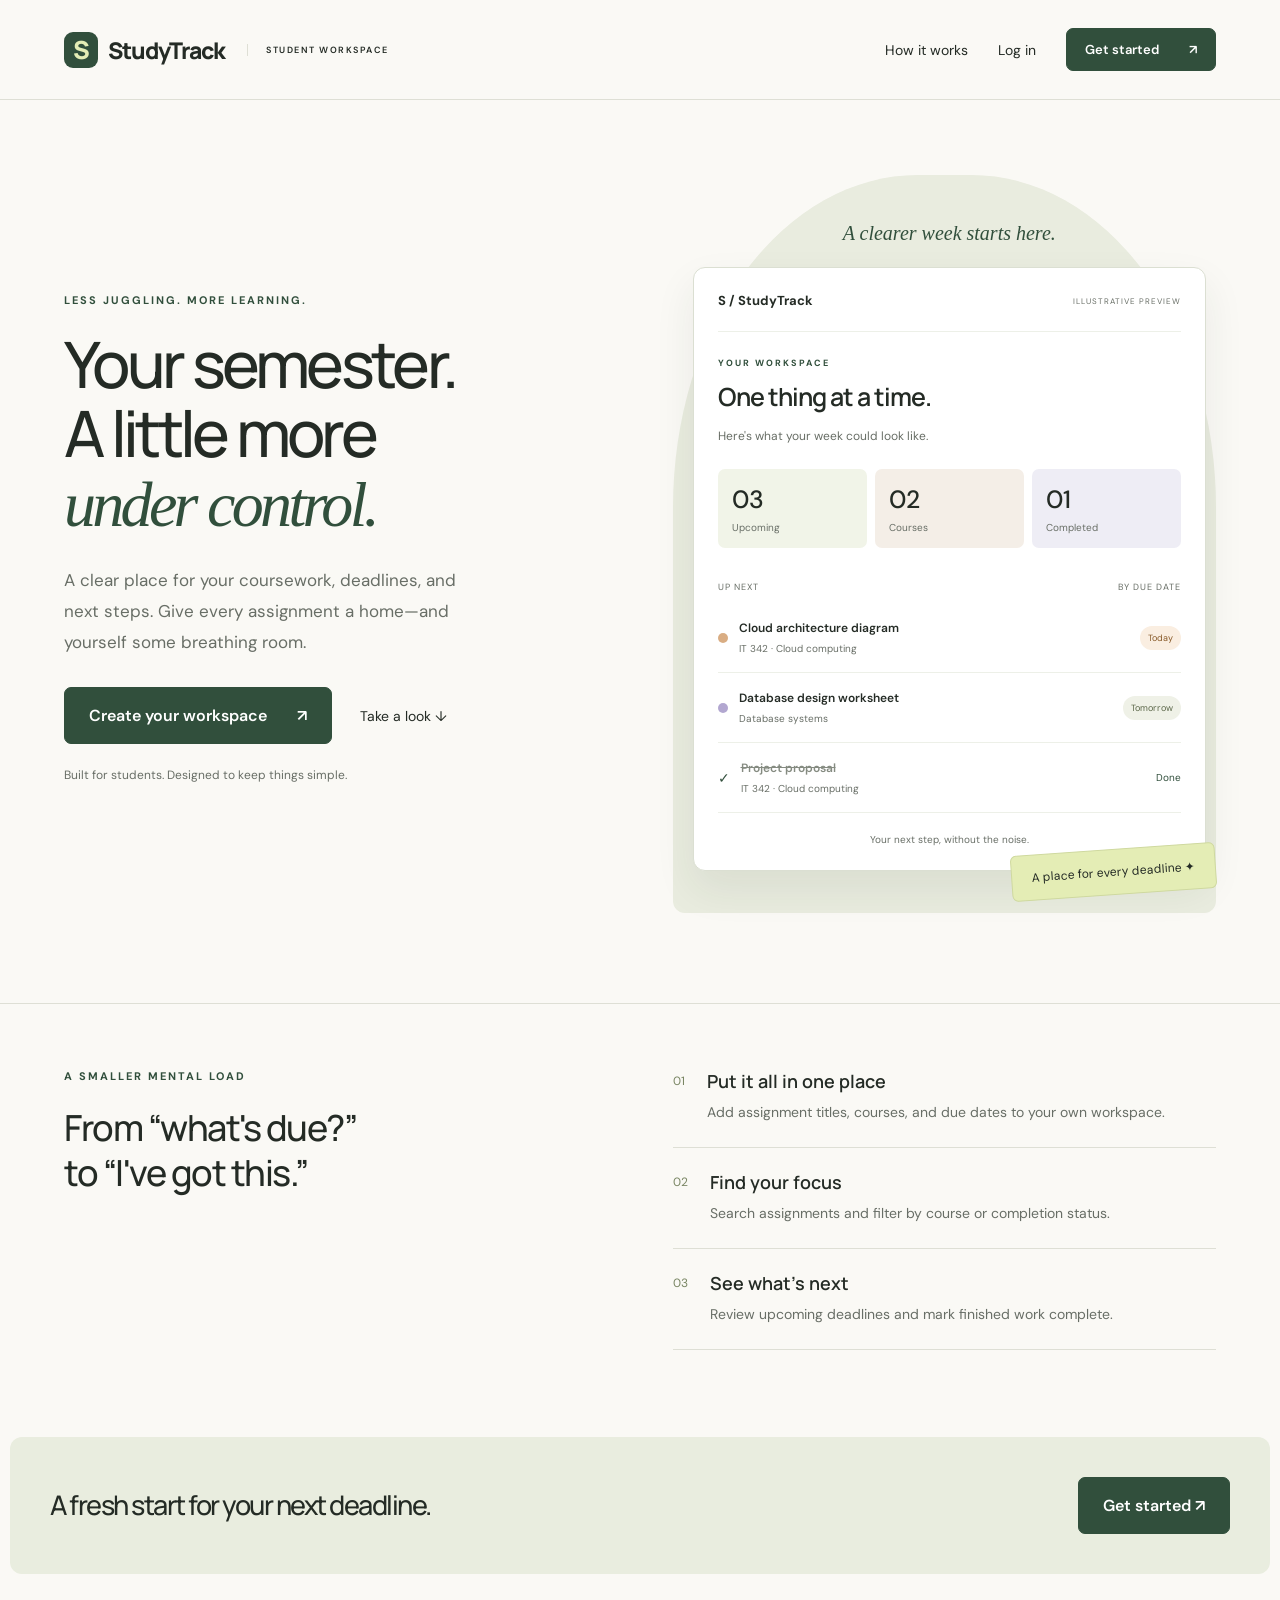
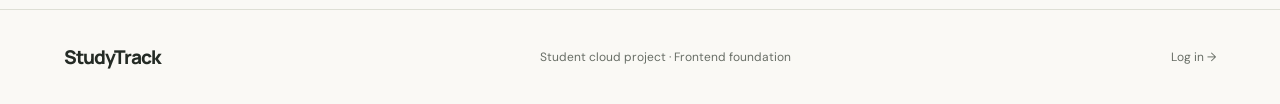
<file: index.html>
<!doctype html>
<html lang="en"><head><meta charset="utf-8"><meta name="viewport" content="width=device-width, initial-scale=1"><meta name="description" content="StudyTrack helps students organize assignments, courses, and upcoming deadlines."><title>StudyTrack — Make room for learning</title><link rel="stylesheet" href="styles.css"></head>
<body><a class="skip" href="#main">Skip to content</a><header><a class="brand" href="index.html"><span class="mark" aria-hidden="true">S</span>StudyTrack<span class="tag">STUDENT WORKSPACE</span></a><nav aria-label="Main navigation"><a href="#how-it-works">How it works</a><a href="login.html">Log in</a><a class="button small" href="register.html">Get started <span aria-hidden="true">↗</span></a></nav></header>
<main id="main"><section class="hero"><div><p class="eyebrow">LESS JUGGLING. MORE LEARNING.</p><h1>Your semester.<br>A little more<br><em>under control.</em></h1><p class="intro">A clear place for your coursework, deadlines, and next steps. Give every assignment a home—and yourself some breathing room.</p><div class="actions"><a class="button" href="register.html">Create your workspace <span aria-hidden="true">↗</span></a><a class="text-link" href="#preview">Take a look ↓</a></div><p class="quiet">Built for students. Designed to keep things simple.</p></div>
<div class="preview-wrap" id="preview"><span class="note">A clearer week starts here.</span><div class="dashboard"><div class="dash-top"><span class="mini-brand">S / StudyTrack</span><span class="demo">ILLUSTRATIVE PREVIEW</span></div><p class="eyebrow">YOUR WORKSPACE</p><h2>One thing at a time.</h2><p class="muted">Here's what your week could look like.</p><div class="stats"><div><b>03</b><span>Upcoming</span></div><div><b>02</b><span>Courses</span></div><div><b>01</b><span>Completed</span></div></div><div class="section-label">UP NEXT <span>BY DUE DATE</span></div><div class="assignment"><span class="dot peach"></span><div><strong>Cloud architecture diagram</strong><small>IT 342 · Cloud computing</small></div><span class="pill">Today</span></div><div class="assignment"><span class="dot lavender"></span><div><strong>Database design worksheet</strong><small>Database systems</small></div><span class="pill neutral">Tomorrow</span></div><div class="assignment done"><span class="check">✓</span><div><strong>Project proposal</strong><small>IT 342 · Cloud computing</small></div><span class="complete">Done</span></div><div class="dash-footer">Your next step, without the noise.</div></div><span class="floating-label">A place for every deadline ✦</span></div></section>
<section class="how" id="how-it-works"><div><p class="eyebrow">A SMALLER MENTAL LOAD</p><h2>From “what's due?”<br>to “I've got this.”</h2></div><ol class="steps"><li><span>01</span><div><h3>Put it all in one place</h3><p>Add assignment titles, courses, and due dates to your own workspace.</p></div></li><li><span>02</span><div><h3>Find your focus</h3><p>Search assignments and filter by course or completion status.</p></div></li><li><span>03</span><div><h3>See what's next</h3><p>Review upcoming deadlines and mark finished work complete.</p></div></li></ol></section><section class="closing"><h2>A fresh start for your next deadline.</h2><a class="button" href="register.html">Get started ↗</a></section></main><footer><a class="brand" href="index.html">StudyTrack</a><p>Student cloud project · Frontend foundation</p><a href="login.html">Log in →</a></footer></body></html>
</file>
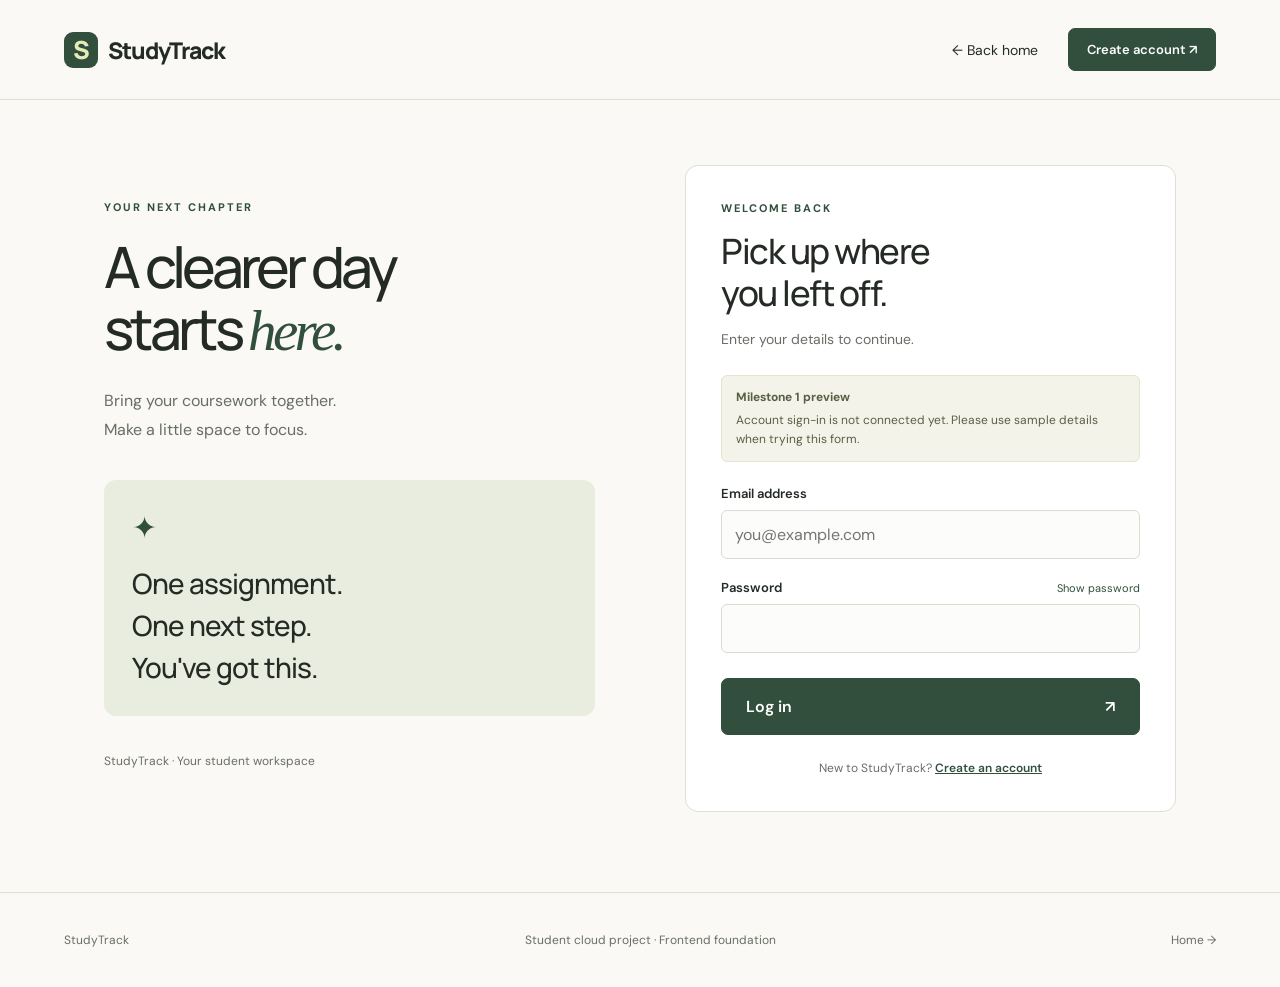
<file: login.html>
<!doctype html><html lang="en"><head><meta charset="utf-8"><meta name="viewport" content="width=device-width, initial-scale=1"><meta name="description" content="Sign in to your StudyTrack student workspace."><title>Log in — StudyTrack</title><link rel="stylesheet" href="styles.css"><script src="forms.js" defer></script></head><body><a class="skip" href="#main">Skip to content</a><header><a class="brand" href="index.html"><span class="mark" aria-hidden="true">S</span>StudyTrack</a><nav aria-label="Main navigation"><a href="index.html">← Back home</a><a class="button small" href="register.html">Create account ↗</a></nav></header><main id="main" class="auth-layout"><aside class="auth-story"><p class="eyebrow">YOUR NEXT CHAPTER</p><h1>A clearer day<br>starts <em>here.</em></h1><p>Bring your coursework together.<br>Make a little space to focus.</p><div class="quote-box"><span class="star" aria-hidden="true">✦</span><h2>One assignment.<br>One next step.<br>You've got this.</h2></div><p class="quiet">StudyTrack · Your student workspace</p></aside><section class="auth-card"><p class="eyebrow">WELCOME BACK</p><h2>Pick up where<br>you left off.</h2><p class="muted">Enter your details to continue.</p><div class="notice"><strong>Milestone 1 preview</strong><p>Account sign-in is not connected yet. Please use sample details when trying this form.</p></div><form data-mode="login"><label for="email">Email address</label><input id="email" name="email" type="email" placeholder="you@example.com" autocomplete="username" required maxlength="254"><div class="label-row"><label for="password">Password</label><button class="show" type="button" data-toggle="password" aria-controls="password" aria-pressed="false">Show password</button></div><input id="password" name="password" type="password" autocomplete="current-password" required><button class="button submit" type="submit">Log in <span aria-hidden="true">↗</span></button><p class="form-status" role="status" aria-live="polite"></p></form><p class="auth-switch">New to StudyTrack? <a href="register.html">Create an account</a></p></section></main><footer><span>StudyTrack</span><p>Student cloud project · Frontend foundation</p><a href="index.html">Home →</a></footer></body></html>
</file>
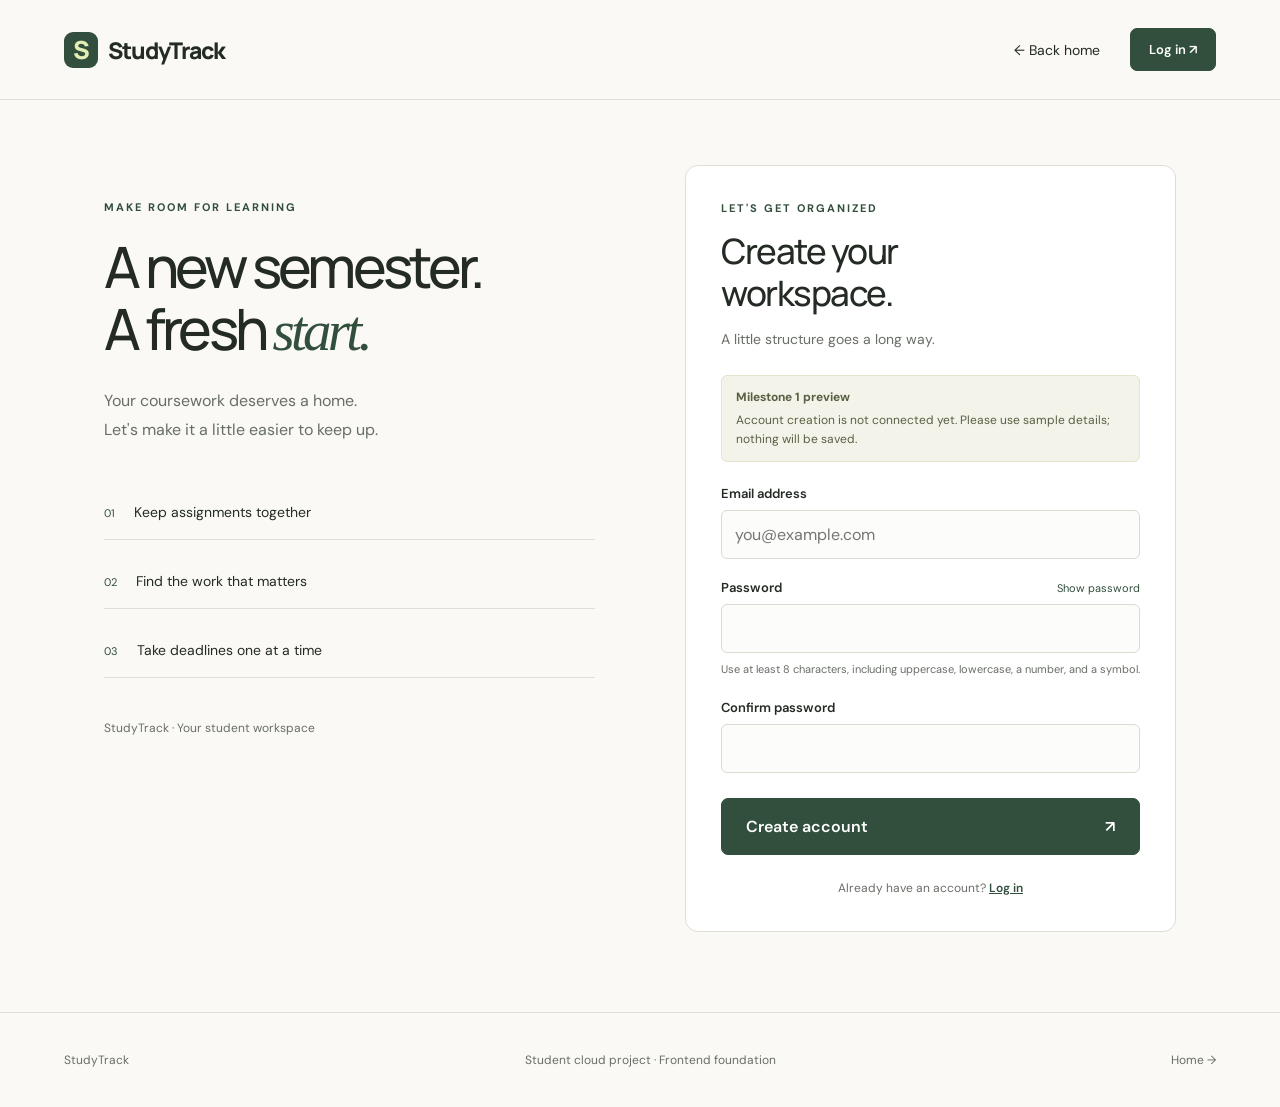
<file: register.html>
<!doctype html><html lang="en"><head><meta charset="utf-8"><meta name="viewport" content="width=device-width, initial-scale=1"><meta name="description" content="Create your StudyTrack student workspace."><title>Create account — StudyTrack</title><link rel="stylesheet" href="styles.css"><script src="forms.js" defer></script></head><body><a class="skip" href="#main">Skip to content</a><header><a class="brand" href="index.html"><span class="mark" aria-hidden="true">S</span>StudyTrack</a><nav aria-label="Main navigation"><a href="index.html">← Back home</a><a class="button small" href="login.html">Log in ↗</a></nav></header><main id="main" class="auth-layout"><aside class="auth-story"><p class="eyebrow">MAKE ROOM FOR LEARNING</p><h1>A new semester.<br>A fresh <em>start.</em></h1><p>Your coursework deserves a home.<br>Let's make it a little easier to keep up.</p><div class="benefits"><p><span>01</span> Keep assignments together</p><p><span>02</span> Find the work that matters</p><p><span>03</span> Take deadlines one at a time</p></div><p class="quiet">StudyTrack · Your student workspace</p></aside><section class="auth-card"><p class="eyebrow">LET'S GET ORGANIZED</p><h2>Create your<br>workspace.</h2><p class="muted">A little structure goes a long way.</p><div class="notice"><strong>Milestone 1 preview</strong><p>Account creation is not connected yet. Please use sample details; nothing will be saved.</p></div><form data-mode="register"><label for="email">Email address</label><input id="email" name="email" type="email" placeholder="you@example.com" autocomplete="username" required maxlength="254"><div class="label-row"><label for="password">Password</label><button class="show" type="button" data-toggle="password" aria-controls="password" aria-pressed="false">Show password</button></div><input id="password" name="password" type="password" autocomplete="new-password" required minlength="8" aria-describedby="password-help"><p class="field-help" id="password-help">Use at least 8 characters, including uppercase, lowercase, a number, and a symbol.</p><label for="confirm">Confirm password</label><input id="confirm" name="confirm" type="password" autocomplete="new-password" required minlength="8"><button class="button submit" type="submit">Create account <span aria-hidden="true">↗</span></button><p class="form-status" role="status" aria-live="polite"></p></form><p class="auth-switch">Already have an account? <a href="login.html">Log in</a></p></section></main><footer><span>StudyTrack</span><p>Student cloud project · Frontend foundation</p><a href="index.html">Home →</a></footer></body></html>
</file>
<file: styles.css>
@import url('https://fonts.googleapis.com/css2?family=DM+Sans:wght@400;500;600;700&family=Manrope:wght@400;500;600;700;800&display=swap');
:root{--ink:#242b25;--muted:#686e66;--paper:#faf9f5;--green:#314f3c;--line:#dedfd5;--lime:#e4edb5}*{box-sizing:border-box}html{scroll-behavior:smooth}body{margin:0;background:var(--paper);color:var(--ink);font-family:'DM Sans',Arial,sans-serif;font-size:16px}a{color:inherit}button,input{font:inherit}header{max-width:1400px;margin:auto;padding:28px 5%;display:flex;align-items:center;justify-content:space-between;border-bottom:1px solid var(--line);gap:24px}.brand{display:flex;align-items:center;gap:10px;font-family:Manrope,Arial,sans-serif;font-size:23px;font-weight:800;text-decoration:none;letter-spacing:-1px}.mark{display:grid;place-items:center;width:34px;height:36px;border-radius:9px;background:var(--green);color:var(--lime);font-size:25px}.tag{font-family:'DM Sans',Arial,sans-serif;font-size:9px;font-weight:600;letter-spacing:1.5px;margin-left:12px;border-left:1px solid var(--line);padding-left:18px}nav{display:flex;align-items:center;gap:30px;font-size:14px}nav a{text-decoration:none}nav a:hover,.text-link:hover{color:#667d2c}.button{display:inline-flex;align-items:center;justify-content:space-between;gap:30px;padding:17px 24px;background:var(--green);border:1px solid var(--green);border-radius:7px;color:white;text-decoration:none;font-weight:600;cursor:pointer}.button:hover{background:#223b2b;color:white}.button.small{padding:12px 18px;font-size:13px}.hero{max-width:1400px;margin:auto;padding:75px 5% 90px;display:grid;grid-template-columns:1fr 1fr;gap:65px;align-items:center}.eyebrow{font-size:11px;letter-spacing:2px;font-weight:700;color:var(--green);margin:0 0 22px}h1,h2,h3{font-family:Manrope,Arial,sans-serif}h1{font-size:clamp(46px,5vw,72px);font-weight:500;line-height:1.08;letter-spacing:-3.7px;margin:0 0 26px}h1 em{font-family:Georgia,serif;font-weight:400;color:var(--green)}.intro{max-width:425px;color:var(--muted);line-height:1.8;font-size:17px}.actions{display:flex;align-items:center;gap:28px;margin-top:30px}.text-link{text-decoration:none;font-size:14px}.quiet{font-size:12px;color:var(--muted);margin-top:23px}.preview-wrap{position:relative;padding:47px 10px 42px 20px;background:#e9ecdf;border-radius:45% 45% 12px 12px}.note{display:block;text-align:center;font-family:Georgia,serif;font-style:italic;font-size:20px;margin-bottom:22px;color:var(--green)}.dashboard{background:white;border:1px solid #dbdfd2;border-radius:12px;box-shadow:0 18px 40px #26382a14;padding:24px}.dash-top{display:flex;justify-content:space-between;align-items:center;border-bottom:1px solid #edf0e8;padding-bottom:22px;margin-bottom:25px;gap:10px}.mini-brand{font-weight:700;font-size:13px}.demo{font-size:8px;letter-spacing:1px;color:var(--muted)}.dashboard .eyebrow{font-size:9px;margin-bottom:10px}.dashboard h2{font-size:25px;letter-spacing:-1px;font-weight:600;margin:0}.muted{color:var(--muted);line-height:1.7}.dashboard .muted{font-size:12px}.stats{display:grid;grid-template-columns:repeat(3,1fr);gap:8px;margin:23px 0}.stats div{padding:14px;border-radius:7px;background:#f1f4e8}.stats div:nth-child(2){background:#f4eee7}.stats div:nth-child(3){background:#eeedf5}.stats b{display:block;font-size:25px;font-weight:500}.stats span{display:block;font-size:10px;margin-top:5px;color:var(--muted)}.section-label{display:flex;justify-content:space-between;font-size:9px;letter-spacing:1px;padding:10px 0;color:var(--muted)}.assignment{display:flex;align-items:center;gap:11px;padding:17px 0;border-bottom:1px solid #edf0e8}.assignment strong{display:block;font-size:12px;font-weight:600}.assignment small{display:block;font-size:10px;color:var(--muted);margin-top:6px}.dot{width:10px;height:10px;border-radius:50%;flex-shrink:0}.peach{background:#d9ad83}.lavender{background:#b2a7d0}.pill{margin-left:auto;background:#faeee1;color:#885a29;border-radius:20px;font-size:9px;padding:6px 8px;white-space:nowrap}.neutral{background:#eff1e7;color:#5b6749}.check{font-size:14px;color:var(--green)}.done strong{text-decoration:line-through;color:#858b81}.complete{margin-left:auto;color:var(--green);font-size:10px}.dash-footer{text-align:center;padding-top:20px;font-size:10px;color:var(--muted)}.floating-label{position:absolute;bottom:18px;right:0;background:var(--lime);padding:14px 20px;border:1px solid #cfd99f;border-radius:6px;font-size:12px;transform:rotate(-4deg)}.how{border-top:1px solid var(--line);max-width:1400px;margin:auto;padding:65px 5%;display:grid;grid-template-columns:1fr 1fr;gap:65px}.how h2,.closing h2{font-size:36px;font-weight:500;letter-spacing:-1.5px;line-height:1.25;margin:0}.steps{list-style:none;padding:0;margin:0}.steps li{display:flex;gap:22px;padding:0 0 22px;margin-bottom:22px;border-bottom:1px solid var(--line)}.steps li>span{font-size:12px;color:#788562;padding-top:4px}.steps h3{font-size:18px;margin:0 0 8px;font-weight:600}.steps p{font-size:14px;color:var(--muted);line-height:1.7;margin:0}.closing{margin:0 auto 35px;max-width:1260px;background:#e9eddf;padding:40px;display:flex;align-items:center;justify-content:space-between;gap:30px;border-radius:12px}.closing h2{font-size:27px}footer{max-width:1400px;margin:auto;padding:27px 5%;border-top:1px solid var(--line);display:flex;justify-content:space-between;align-items:center;gap:18px;font-size:12px;color:var(--muted)}footer .brand{font-size:19px;color:var(--ink)}footer a{text-decoration:none}.auth-layout{max-width:1200px;margin:auto;display:grid;grid-template-columns:1fr 1fr;gap:90px;padding:65px 5% 80px;align-items:start}.auth-story{padding-top:35px}.auth-story h1{font-size:57px}.auth-story>p:not(.eyebrow){color:var(--muted);line-height:1.8}.quote-box{background:#e9eddf;border-radius:12px;padding:28px;margin:35px 0}.star{font-size:30px;color:var(--green)}.quote-box h2{font-size:28px;font-weight:500;line-height:1.5;letter-spacing:-1px;margin:15px 0 0}.auth-card{background:white;border:1px solid var(--line);border-radius:13px;padding:35px}.auth-card h2{font-size:35px;font-weight:500;letter-spacing:-1.5px;line-height:1.2;margin:0}.auth-card .eyebrow{margin-bottom:15px}.auth-card>.muted{font-size:14px}.notice{background:#f3f3e9;border:1px solid #e4e4cf;border-radius:6px;padding:12px 14px;margin:23px 0;color:#586044;font-size:12px;line-height:1.6}.notice p{margin:4px 0 0}label{font-size:13px;font-weight:600;display:block;margin:20px 0 8px}input{width:100%;padding:13px;border:1px solid #d8ddd2;border-radius:6px;background:#fcfcfa;color:var(--ink)}input:focus{outline:2px solid #718b5b;outline-offset:2px}.label-row{display:flex;justify-content:space-between;align-items:baseline}.show{border:0;background:transparent;color:var(--green);padding:5px 0;cursor:pointer;font-size:11px}.field-help{font-size:11px;line-height:1.6;color:var(--muted);margin:8px 0}.submit{width:100%;margin-top:25px}.form-status{font-size:12px;line-height:1.7;color:var(--green);margin:12px 0 0}.auth-switch{text-align:center;font-size:12px;color:var(--muted);margin:25px 0 0}.auth-switch a{font-weight:600;color:var(--green)}.benefits{margin:40px 0}.benefits p{padding:18px 0;border-bottom:1px solid var(--line);font-size:14px}.benefits span{font-size:11px;color:var(--green);margin-right:15px}.skip{position:absolute;left:10px;top:-100px;padding:10px;background:white;z-index:10}.skip:focus{top:10px}a:focus-visible,button:focus-visible{outline:3px solid #8b9d62;outline-offset:4px}@media(max-width:900px){.tag{display:none}.hero{gap:30px;padding-top:45px}.hero h1{font-size:53px}.dashboard{padding:17px}.auth-layout{gap:35px}.auth-story h1{font-size:45px}.auth-card{padding:25px}.closing{margin-left:5%;margin-right:5%}}@media(max-width:650px){header{padding:20px 5%;gap:10px}.brand{font-size:20px}nav{gap:13px;font-size:12px}nav a[href="#how-it-works"]{display:none}.button.small{padding:10px 12px;gap:12px}.hero,.how,.auth-layout{grid-template-columns:1fr;gap:40px;padding:40px 6%}.hero h1{font-size:53px}.intro{font-size:16px}.preview-wrap{padding:30px 12px 40px}.actions{gap:18px}.button{padding:15px 18px;gap:18px;font-size:14px}.how h2{font-size:32px}.closing{padding:25px;display:block}.closing h2{font-size:27px;margin-bottom:22px}footer{flex-wrap:wrap}footer p{order:3;width:100%;margin:0}.auth-story{padding-top:0}.auth-story h1{font-size:44px}.quote-box,.benefits,.auth-story>.quiet{display:none}.auth-card{padding:25px}.auth-layout{gap:25px}.assignment strong{font-size:11px}}@media(prefers-reduced-motion:reduce){html{scroll-behavior:auto}}
</file>
